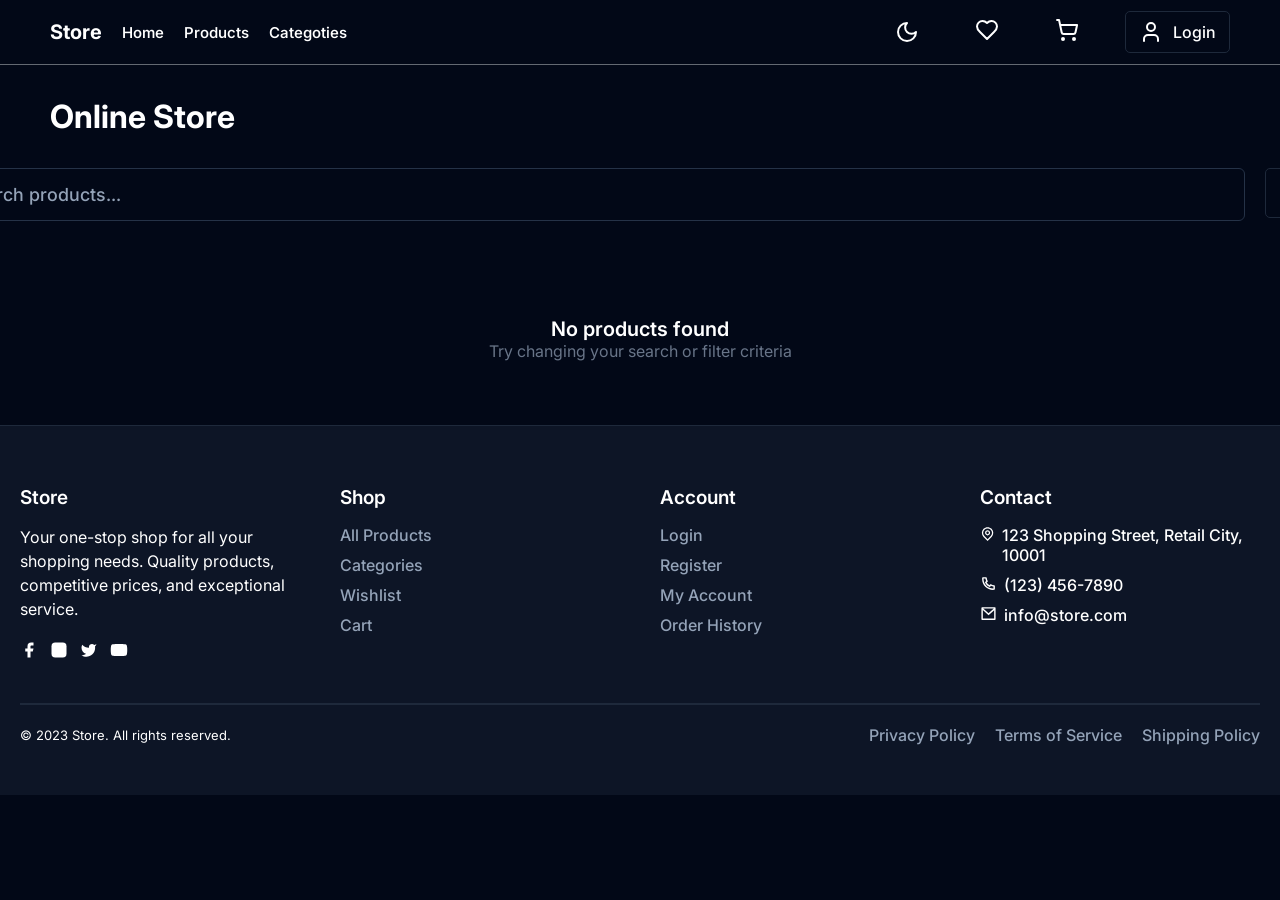
<file: index.html>
<!DOCTYPE html>
<html lang="en">

<head>
    <meta charset="UTF-8">
    <meta name="viewport" content="width=device-width, initial-scale=1.0">
    <link rel="stylesheet" href="../css/main.css">
    <title>Eccomerce Store home</title>
</head>

<body>
    <nav class="navbar">
        <div class="container">
            <ul>
                <h2><a href="#">Store</a></h2>
                <li><a href="#">Home</a></li>
                <li><a href="#">Products</a></li>
                <li><a href="./html/categotys.html">Categoties</a></li>
            </ul>
            <div class="logoes">
                <div class="light  background notice">
                    <svg xmlns="http://www.w3.org/2000/svg" width="24" height="24" viewBox="0 0 24 24" fill="none"
                        stroke="currentColor" stroke-width="2" stroke-linecap="round" stroke-linejoin="round"
                        class="same   lucide lucide-sun h-[1.2rem] w-[1.2rem]">
                        <circle cx="12" cy="12" r="4"></circle>
                        <path d="M12 2v2"></path>
                        <path d="M12 20v2"></path>
                        <path d="m4.93 4.93 1.41 1.41"></path>
                        <path d="m17.66 17.66 1.41 1.41"></path>
                        <path d="M2 12h2"></path>
                        <path d="M20 12h2"></path>
                        <path d="m6.34 17.66-1.41 1.41"></path>
                        <path d="m19.07 4.93-1.41 1.41"></path>
                    </svg>
                </div>
                <div class="menu  background">
                    <svg xmlns="http://www.w3.org/2000/svg" width="24" height="24" viewBox="0 0 24 24" fill="none"
                        stroke="currentColor" stroke-width="2" stroke-linecap="round" stroke-linejoin="round"
                        class="same  full_hidden lucide lucide-menu h-5 w-5">
                        <line x1="4" x2="20" y1="12" y2="12"></line>
                        <line x1="4" x2="20" y1="6" y2="6"></line>
                        <line x1="4" x2="20" y1="18" y2="18"></line>
                    </svg>
                </div>
                <div class="moon dark visible background notice">
                    <svg xmlns="http://www.w3.org/2000/svg" width="24" height="24" viewBox="0 0 24 24" fill="none"
                        stroke="currentColor" stroke-width="2" stroke-linecap="round" stroke-linejoin="round"
                        class="same visible dark lucide lucide-moon h-[1.2rem] w-[1.2rem]">
                        <path d="M12 3a6 6 0 0 0 9 9 9 9 0 1 1-9-9Z"></path>
                    </svg>
                </div>
                <a href="./html/favorites.html">
                    <div class="heart  background notice"> <svg xmlns="http://www.w3.org/2000/svg" width="24"
                            height="24" viewBox="0 0 24 24" fill="none" stroke="currentColor" stroke-width="2"
                            stroke-linecap="round" stroke-linejoin="round" class="same lucide lucide-heart h-5 w-5">
                            <path
                                d="M19 14c1.49-1.46 3-3.21 3-5.5A5.5 5.5 0 0 0 16.5 3c-1.76 0-3 .5-4.5 2-1.5-1.5-2.74-2-4.5-2A5.5 5.5 0 0 0 2 8.5c0 2.3 1.5 4.05 3 5.5l7 7Z">
                            </path>
                        </svg>
                    </div>
                </a>
                <a href="./html/bascket.html">

                    <div class="banch background notice">
                        <svg xmlns="http://www.w3.org/2000/svg" width="24" height="24" viewBox="0 0 24 24" fill="none"
                            stroke="currentColor" stroke-width="2" stroke-linecap="round" stroke-linejoin="round"
                            class="same lucide lucide-shopping-cart h-5 w-5">
                            <circle cx="8" cy="21" r="1"></circle>
                            <circle cx="19" cy="21" r="1"></circle>
                            <path d="M2.05 2.05h2l2.66 12.42a2 2 0 0 0 2 1.58h9.78a2 2 0 0 0 1.95-1.57l1.65-7.43H5.12">
                            </path>
                        </svg>
                    </div>
                </a>
                <a href="./html/login_page.html">
                    <div class="login background  notice">
                        <svg xmlns="http://www.w3.org/2000/svg" width="24" height="24" viewBox="0 0 24 24" fill="none"
                            stroke="currentColor" stroke-width="2" stroke-linecap="round" stroke-linejoin="round"
                            class="lucide lucide-user h-4 w-4 mr-2">
                            <path d="M19 21v-2a4 4 0 0 0-4-4H9a4 4 0 0 0-4 4v2"></path>
                            <circle cx="12" cy="7" r="4"></circle>
                        </svg>
                        <span>Login</span>
                    </div>
                </a>
            </div>
        </div>
    </nav>

    <div class="store container">
        <h1>Online Store</h1>
        <div class="search">
            <div class="search_input">
                <svg xmlns="http://www.w3.org/2000/svg" width="24" height="24" viewBox="0 0 24 24" fill="none"
                    stroke="currentColor" stroke-width="2" stroke-linecap="round" stroke-linejoin="round"
                    class="lucide lucide-search absolute left-2.5 top-2.5 h-4 w-4 text-muted-foreground">
                    <circle cx="11" cy="11" r="8"></circle>
                    <path d="m21 21-4.3-4.3"></path>
                </svg>
                <input type="search" placeholder="Search products...">
            </div>
            <div class="filter ">
                <button class="bee_black  lucide background"><svg xmlns="http://www.w3.org/2000/svg" width="24"
                        height="24" viewBox="0 0 24 24" fill="none" stroke="currentColor" stroke-width="2"
                        stroke-linecap="round" stroke-linejoin="round" class="lucide lucide-filter h-4 w-4 mr-2">
                        <polygon points="22 3 2 3 10 12.46 10 19 14 21 14 12.46 22 3"></polygon>
                    </svg>Filter
                </button>
            </div>
        </div>
    </div>

    <div class="container products">
        <div id="products-container" class="products-grid">

        </div>
    </div>

    <section id="no-products-section">
        <h2>No products found</h2>
        <p>Try changing your search or filter criteria</p>
    </section>

    <footer class="site-footer">
        <div class="footer-container">
            <div class="footer-col">
                <h3 class="navigations">Store</h3>
                <p class="grey">Your one-stop shop for all your shopping needs. Quality products, competitive prices,
                    and exceptional service.</p>
                <div class="footer-socials">
                    <a href="#"><svg width="18" height="18" fill="currentColor" viewBox="0 0 24 24">
                            <path d="M18 2h-3a5 5 0 0 0-5 5v3H7v4h3v8h4v-8h3l1-4h-4V7a1 1 0 0 1 1-1h3z"></path>
                        </svg></a>
                    <a href="#"><svg width="18" height="18" fill="currentColor" viewBox="0 0 24 24">
                            <rect width="20" height="20" x="2" y="2" rx="5" ry="5"></rect>
                            <path d="M16 11.37A4 4 0 1 1 12.63 8 4 4 0 0 1 16 11.37z"></path>
                            <line x1="17.5" x2="17.51" y1="6.5" y2="6.5"></line>
                        </svg></a>
                    <a href="#"><svg width="18" height="18" fill="currentColor" viewBox="0 0 24 24">
                            <path
                                d="M22 4s-.7 2.1-2 3.4c1.6 10-9.4 17.3-18 11.6 2.2.1 4.4-.6 6-2C3 15.5.5 9.6 3 5c2.2 2.6 5.6 4.1 9 4-.9-4.2 4-6.6 7-3.8 1.1 0 3-1.2 3-1.2z">
                            </path>
                        </svg></a>
                    <a href="#"><svg width="18" height="18" fill="currentColor" viewBox="0 0 24 24">
                            <path
                                d="M22.54 6.42a2.78 2.78 0 0 0-1.95-1.96C18.88 4 12 4 12 4s-6.88 0-8.59.46a2.78 2.78 0 0 0-1.95 1.96A29 29 0 0 0 1 12a29 29 0 0 0 .46 5.58 2.78 2.78 0 0 0 1.95 1.96C5.12 20 12 20 12 20s6.88 0 8.59-.46a2.78 2.78 0 0 0 1.95-1.96A29 29 0 0 0 23 12a29 29 0 0 0-.46-5.58z">
                            </path>
                            <polygon points="9.75 15.02 15.5 12 9.75 8.98 9.75 15.02"></polygon>
                        </svg></a>
                </div>
            </div>

            <!-- Колонка 2: Магазин / Навигация -->
            <div class="footer-col">
                <h3 class="navigations">Shop</h3>
                <ul class="footer_list">
                    <li><a href="#">All Products</a></li>
                    <li><a href="#">Categories</a></li>
                    <li><a href="#">Wishlist</a></li>
                    <li><a href="#">Cart</a></li>
                </ul>
            </div>

            <!-- Колонка 3: Аккаунт -->
            <div class="footer-col">
                <h3 class="navigations">Account</h3>
                <ul>
                    <li><a href="#">Login</a></li>
                    <li><a href="#">Register</a></li>
                    <li><a href="#">My Account</a></li>
                    <li><a href="#">Order History</a></li>
                </ul>
            </div>

            <!-- Колонка 4: Контакты -->
            <div class="footer-col">
                <h3 class="navigations">Contact</h3>
                <ul class="footer-contact-list">
                    <li><svg xmlns="http://www.w3.org/2000/svg" viewBox="0 0 24 24" fill="currentColor">
                            <path
                                d="M12 20.8995L16.9497 15.9497C19.6834 13.2161 19.6834 8.78392 16.9497 6.05025C14.2161 3.31658 9.78392 3.31658 7.05025 6.05025C4.31658 8.78392 4.31658 13.2161 7.05025 15.9497L12 20.8995ZM12 23.7279L5.63604 17.364C2.12132 13.8492 2.12132 8.15076 5.63604 4.63604C9.15076 1.12132 14.8492 1.12132 18.364 4.63604C21.8787 8.15076 21.8787 13.8492 18.364 17.364L12 23.7279ZM12 13C13.1046 13 14 12.1046 14 11C14 9.89543 13.1046 9 12 9C10.8954 9 10 9.89543 10 11C10 12.1046 10.8954 13 12 13ZM12 15C9.79086 15 8 13.2091 8 11C8 8.79086 9.79086 7 12 7C14.2091 7 16 8.79086 16 11C16 13.2091 14.2091 15 12 15Z">
                            </path>
                        </svg> 123 Shopping Street, Retail City, 10001</li>
                    <li><svg xmlns="http://www.w3.org/2000/svg" viewBox="0 0 24 24" fill="currentColor">
                            <path
                                d="M9.36556 10.6821C10.302 12.3288 11.6712 13.698 13.3179 14.6344L14.2024 13.3961C14.4965 12.9845 15.0516 12.8573 15.4956 13.0998C16.9024 13.8683 18.4571 14.3353 20.0789 14.4637C20.599 14.5049 21 14.9389 21 15.4606V19.9234C21 20.4361 20.6122 20.8657 20.1022 20.9181C19.5723 20.9726 19.0377 21 18.5 21C9.93959 21 3 14.0604 3 5.5C3 4.96227 3.02742 4.42771 3.08189 3.89776C3.1343 3.38775 3.56394 3 4.07665 3H8.53942C9.0611 3 9.49513 3.40104 9.5363 3.92109C9.66467 5.54288 10.1317 7.09764 10.9002 8.50444C11.1427 8.9484 11.0155 9.50354 10.6039 9.79757L9.36556 10.6821ZM6.84425 10.0252L8.7442 8.66809C8.20547 7.50514 7.83628 6.27183 7.64727 5H5.00907C5.00303 5.16632 5 5.333 5 5.5C5 12.9558 11.0442 19 18.5 19C18.667 19 18.8337 18.997 19 18.9909V16.3527C17.7282 16.1637 16.4949 15.7945 15.3319 15.2558L13.9748 17.1558C13.4258 16.9425 12.8956 16.6915 12.3874 16.4061L12.3293 16.373C10.3697 15.2587 8.74134 13.6303 7.627 11.6707L7.59394 11.6126C7.30849 11.1044 7.05754 10.5742 6.84425 10.0252Z">
                            </path>
                        </svg> (123) 456-7890</li>
                    <li><svg xmlns="http://www.w3.org/2000/svg" viewBox="0 0 24 24" fill="currentColor">
                            <path
                                d="M3 3H21C21.5523 3 22 3.44772 22 4V20C22 20.5523 21.5523 21 21 21H3C2.44772 21 2 20.5523 2 20V4C2 3.44772 2.44772 3 3 3ZM20 7.23792L12.0718 14.338L4 7.21594V19H20V7.23792ZM4.51146 5L12.0619 11.662L19.501 5H4.51146Z">
                            </path>
                        </svg> info@store.com</li>
                </ul>
            </div>
        </div>

        <!-- Нижняя полоса с копирайтом -->
        <div class="footer-bottom">
            <p>© 2023 Store. All rights reserved.</p>
            <div class="footer-bottom-links">
                <a href="#">Privacy Policy</a>
                <a href="#">Terms of Service</a>
                <a href="#">Shipping Policy</a>
            </div>
        </div>
    </footer>

    <script type="module" src="../js/script.js"></script>
</body>

</html>
</file>
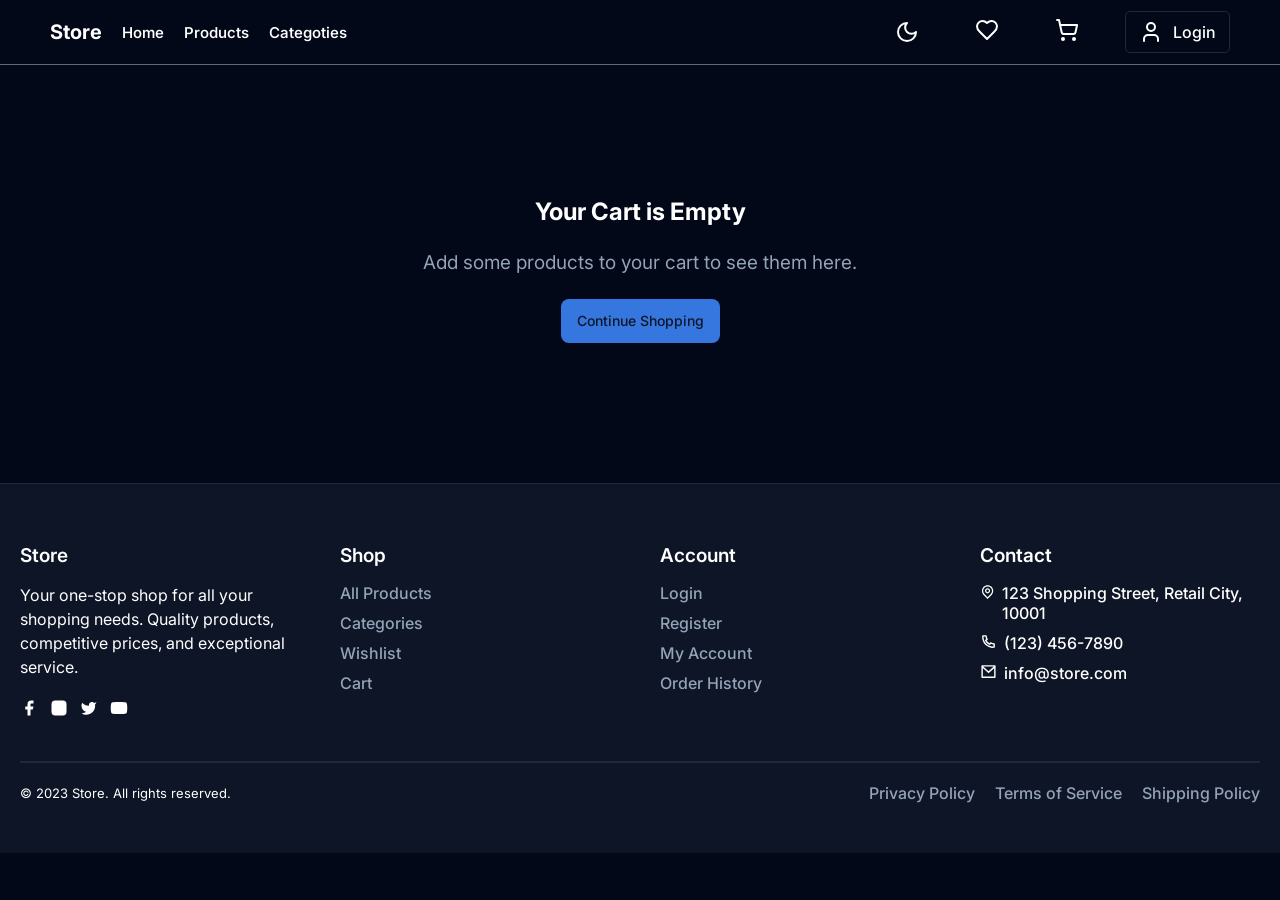
<file: html/bascket.html>
<!DOCTYPE html>
<html lang="en">
<head>
    <meta charset="UTF-8">
    <meta name="viewport" content="width=device-width, initial-scale=1.0">
    <link rel="stylesheet" href="../css/main.css">
    <title>Eccomerce Store bask</title>
</head>
<body>
    <nav class="navbar">
        <div class="container">
            <ul>
                <h2><a href="../index.html">Store</a></h2>
                <li><a href="../index.html">Home</a></li>
                <li><a href="../index.html">Products</a></li>
                <li><a href="../html/categotys.html">Categoties</a></li>
            </ul>
            <div class="logoes">
                <div class="light  background notice">
                    <svg xmlns="http://www.w3.org/2000/svg" width="24" height="24" viewBox="0 0 24 24" fill="none"
                        stroke="currentColor" stroke-width="2" stroke-linecap="round" stroke-linejoin="round"
                        class="same   lucide lucide-sun h-[1.2rem] w-[1.2rem]">
                        <circle cx="12" cy="12" r="4"></circle>
                        <path d="M12 2v2"></path>
                        <path d="M12 20v2"></path>
                        <path d="m4.93 4.93 1.41 1.41"></path>
                        <path d="m17.66 17.66 1.41 1.41"></path>
                        <path d="M2 12h2"></path>
                        <path d="M20 12h2"></path>
                        <path d="m6.34 17.66-1.41 1.41"></path>
                        <path d="m19.07 4.93-1.41 1.41"></path>
                    </svg>
                </div>
                <div class="menu  background">
                    <svg xmlns="http://www.w3.org/2000/svg" width="24" height="24" viewBox="0 0 24 24" fill="none"
                        stroke="currentColor" stroke-width="2" stroke-linecap="round" stroke-linejoin="round"
                        class="same  full_hidden lucide lucide-menu h-5 w-5">
                        <line x1="4" x2="20" y1="12" y2="12"></line>
                        <line x1="4" x2="20" y1="6" y2="6"></line>
                        <line x1="4" x2="20" y1="18" y2="18"></line>
                    </svg>
                </div>
                <div class="moon dark visible background notice">
                    <svg xmlns="http://www.w3.org/2000/svg" width="24" height="24" viewBox="0 0 24 24" fill="none"
                        stroke="currentColor" stroke-width="2" stroke-linecap="round" stroke-linejoin="round"
                        class="same visible dark lucide lucide-moon h-[1.2rem] w-[1.2rem]">
                        <path d="M12 3a6 6 0 0 0 9 9 9 9 0 1 1-9-9Z"></path>
                    </svg>
                </div>
                <a href="./favorites.html">
                    <div class="heart  background notice"> <svg xmlns="http://www.w3.org/2000/svg" width="24"
                            height="24" viewBox="0 0 24 24" fill="none" stroke="currentColor" stroke-width="2"
                            stroke-linecap="round" stroke-linejoin="round" class="same lucide lucide-heart h-5 w-5">
                            <path
                                d="M19 14c1.49-1.46 3-3.21 3-5.5A5.5 5.5 0 0 0 16.5 3c-1.76 0-3 .5-4.5 2-1.5-1.5-2.74-2-4.5-2A5.5 5.5 0 0 0 2 8.5c0 2.3 1.5 4.05 3 5.5l7 7Z">
                            </path>
                        </svg>
                    </div>
                </a>
                <a href="#">
                    <div class="banch background notice">
                        <svg xmlns="http://www.w3.org/2000/svg" width="24" height="24" viewBox="0 0 24 24" fill="none"
                            stroke="currentColor" stroke-width="2" stroke-linecap="round" stroke-linejoin="round"
                            class="same lucide lucide-shopping-cart h-5 w-5">
                            <circle cx="8" cy="21" r="1"></circle>
                            <circle cx="19" cy="21" r="1"></circle>
                            <path d="M2.05 2.05h2l2.66 12.42a2 2 0 0 0 2 1.58h9.78a2 2 0 0 0 1.95-1.57l1.65-7.43H5.12">
                            </path>
                        </svg>
                    </div>
                </a>
                <a href="./login_page.html">
                    <div class="login background  notice">
                        <svg xmlns="http://www.w3.org/2000/svg" width="24" height="24" viewBox="0 0 24 24" fill="none"
                            stroke="currentColor" stroke-width="2" stroke-linecap="round" stroke-linejoin="round"
                            class="lucide lucide-user h-4 w-4 mr-2">
                            <path d="M19 21v-2a4 4 0 0 0-4-4H9a4 4 0 0 0-4 4v2"></path>
                            <circle cx="12" cy="7" r="4"></circle>
                        </svg>
                        <span>Login</span>
                    </div>
                </a>
            </div>
        </div>
    </nav>

    <section id="cart"></section>

    <footer class="site-footer">
    <div class="footer-container">
        <div class="footer-col">
            <h3>Store</h3>
            <p>Your one-stop shop for all your shopping needs. Quality products, competitive prices, and exceptional service.</p>
            <div class="footer-socials">
                <a href="#"><svg width="18" height="18" fill="currentColor" viewBox="0 0 24 24"><path d="M18 2h-3a5 5 0 0 0-5 5v3H7v4h3v8h4v-8h3l1-4h-4V7a1 1 0 0 1 1-1h3z"></path></svg></a>
                <a href="#"><svg width="18" height="18" fill="currentColor" viewBox="0 0 24 24"><rect width="20" height="20" x="2" y="2" rx="5" ry="5"></rect><path d="M16 11.37A4 4 0 1 1 12.63 8 4 4 0 0 1 16 11.37z"></path><line x1="17.5" x2="17.51" y1="6.5" y2="6.5"></line></svg></a>
                <a href="#"><svg width="18" height="18" fill="currentColor" viewBox="0 0 24 24"><path d="M22 4s-.7 2.1-2 3.4c1.6 10-9.4 17.3-18 11.6 2.2.1 4.4-.6 6-2C3 15.5.5 9.6 3 5c2.2 2.6 5.6 4.1 9 4-.9-4.2 4-6.6 7-3.8 1.1 0 3-1.2 3-1.2z"></path></svg></a>
                <a href="#"><svg width="18" height="18" fill="currentColor" viewBox="0 0 24 24"><path d="M22.54 6.42a2.78 2.78 0 0 0-1.95-1.96C18.88 4 12 4 12 4s-6.88 0-8.59.46a2.78 2.78 0 0 0-1.95 1.96A29 29 0 0 0 1 12a29 29 0 0 0 .46 5.58 2.78 2.78 0 0 0 1.95 1.96C5.12 20 12 20 12 20s6.88 0 8.59-.46a2.78 2.78 0 0 0 1.95-1.96A29 29 0 0 0 23 12a29 29 0 0 0-.46-5.58z"></path><polygon points="9.75 15.02 15.5 12 9.75 8.98 9.75 15.02"></polygon></svg></a>
            </div>
        </div>

        <div class="footer-col">
            <h3>Shop</h3>
            <ul class="footer_list">
                <li><a href="../index.html">All Products</a></li>
                <li><a href="./categotys.html">Categories</a></li>
                <li><a href="./favorites.html">Wishlist</a></li>
                <li><a href="#">Cart</a></li>
            </ul>
        </div>

        <div class="footer-col">
            <h3>Account</h3>
            <ul>
                <li><a href="./login_page.html">Login</a></li>
                <li><a href="#">Register</a></li>
                <li><a href="#">My Account</a></li>
                <li><a href="#">Order History</a></li>
            </ul>
        </div>

        <div class="footer-col">
            <h3>Contact</h3>
            <ul class="footer-contact-list">
                <li><svg xmlns="http://www.w3.org/2000/svg" viewBox="0 0 24 24" fill="currentColor"><path d="M12 20.8995L16.9497 15.9497C19.6834 13.2161 19.6834 8.78392 16.9497 6.05025C14.2161 3.31658 9.78392 3.31658 7.05025 6.05025C4.31658 8.78392 4.31658 13.2161 7.05025 15.9497L12 20.8995ZM12 23.7279L5.63604 17.364C2.12132 13.8492 2.12132 8.15076 5.63604 4.63604C9.15076 1.12132 14.8492 1.12132 18.364 4.63604C21.8787 8.15076 21.8787 13.8492 18.364 17.364L12 23.7279ZM12 13C13.1046 13 14 12.1046 14 11C14 9.89543 13.1046 9 12 9C10.8954 9 10 9.89543 10 11C10 12.1046 10.8954 13 12 13ZM12 15C9.79086 15 8 13.2091 8 11C8 8.79086 9.79086 7 12 7C14.2091 7 16 8.79086 16 11C16 13.2091 14.2091 15 12 15Z"></path></svg> 123 Shopping Street, Retail City, 10001</li>
                <li><svg xmlns="http://www.w3.org/2000/svg" viewBox="0 0 24 24" fill="currentColor"><path d="M9.36556 10.6821C10.302 12.3288 11.6712 13.698 13.3179 14.6344L14.2024 13.3961C14.4965 12.9845 15.0516 12.8573 15.4956 13.0998C16.9024 13.8683 18.4571 14.3353 20.0789 14.4637C20.599 14.5049 21 14.9389 21 15.4606V19.9234C21 20.4361 20.6122 20.8657 20.1022 20.9181C19.5723 20.9726 19.0377 21 18.5 21C9.93959 21 3 14.0604 3 5.5C3 4.96227 3.02742 4.42771 3.08189 3.89776C3.1343 3.38775 3.56394 3 4.07665 3H8.53942C9.0611 3 9.49513 3.40104 9.5363 3.92109C9.66467 5.54288 10.1317 7.09764 10.9002 8.50444C11.1427 8.9484 11.0155 9.50354 10.6039 9.79757L9.36556 10.6821ZM6.84425 10.0252L8.7442 8.66809C8.20547 7.50514 7.83628 6.27183 7.64727 5H5.00907C5.00303 5.16632 5 5.333 5 5.5C5 12.9558 11.0442 19 18.5 19C18.667 19 18.8337 18.997 19 18.9909V16.3527C17.7282 16.1637 16.4949 15.7945 15.3319 15.2558L13.9748 17.1558C13.4258 16.9425 12.8956 16.6915 12.3874 16.4061L12.3293 16.373C10.3697 15.2587 8.74134 13.6303 7.627 11.6707L7.59394 11.6126C7.30849 11.1044 7.05754 10.5742 6.84425 10.0252Z"></path></svg> (123) 456-7890</li>
                <li><svg xmlns="http://www.w3.org/2000/svg" viewBox="0 0 24 24" fill="currentColor"><path d="M3 3H21C21.5523 3 22 3.44772 22 4V20C22 20.5523 21.5523 21 21 21H3C2.44772 21 2 20.5523 2 20V4C2 3.44772 2.44772 3 3 3ZM20 7.23792L12.0718 14.338L4 7.21594V19H20V7.23792ZM4.51146 5L12.0619 11.662L19.501 5H4.51146Z"></path></svg> info@store.com</li>
            </ul>
        </div>
    </div>

    <div class="footer-bottom">
        <p>© 2023 Store. All rights reserved.</p>
        <div class="footer-bottom-links">
            <a href="#">Privacy Policy</a>
            <a href="#">Terms of Service</a>
            <a href="#">Shipping Policy</a>
        </div>
    </div>
    </footer>

    <script type="module" src="../js/script.js"></script>
</body>

</html>
</file>
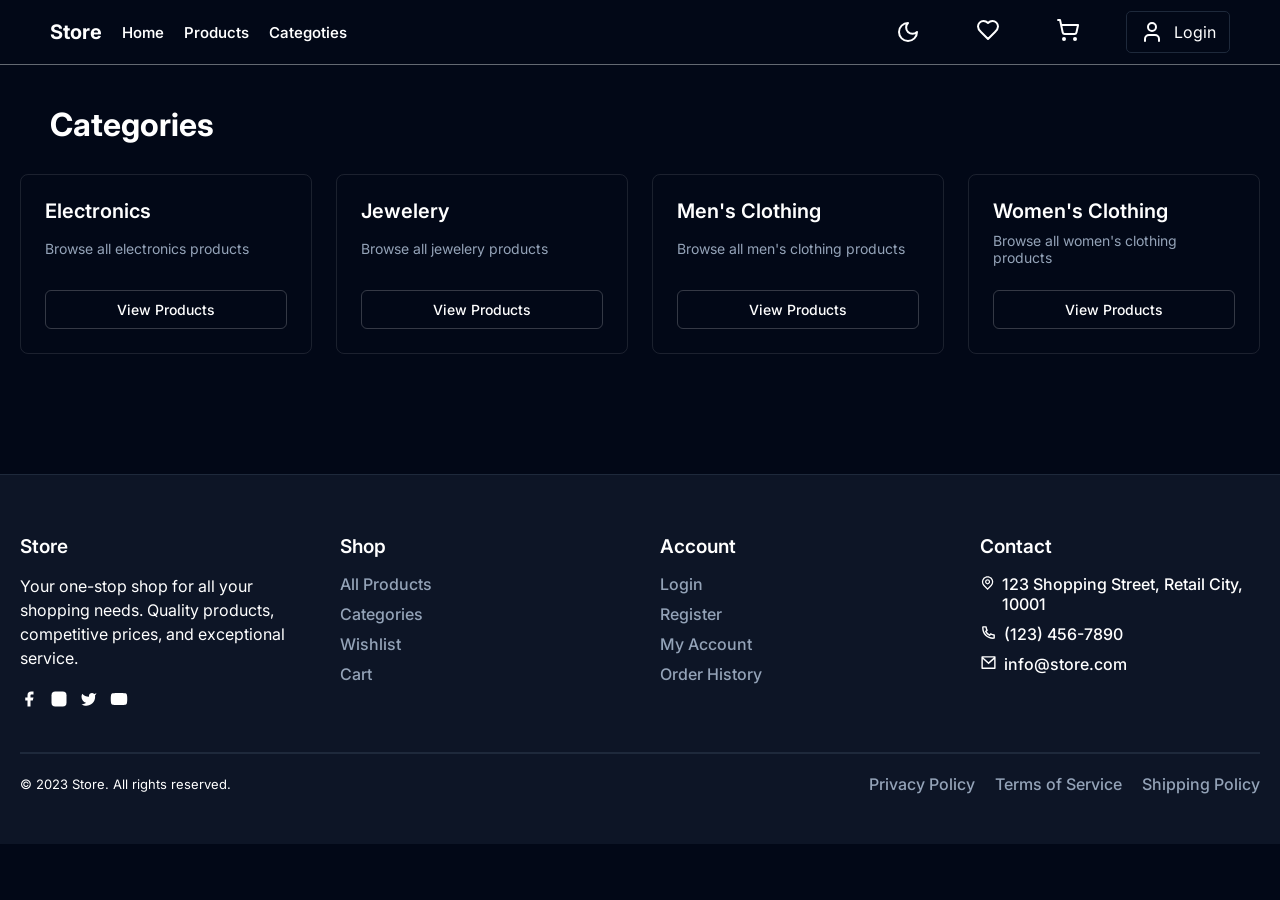
<file: html/categotys.html>
<!DOCTYPE html>
<html lang="en">

<head>
    <meta charset="UTF-8">
    <meta name="viewport" content="width=device-width, initial-scale=1.0">
    <link rel="stylesheet" href="../css/main.css">
    <title>Eccomerce Store categ</title>
</head>

<body>
    <nav class="navbar">
        <div class="container">
            <ul>
                <h2><a href="../index.html">Store</a></h2>
                <li><a href="../index.html">Home</a></li>
                <li><a href="../index.html">Products</a></li>
                <li><a href="./categotys.html">Categoties</a></li>
            </ul>
            <div class="logoes">
                <div class="light background notice">
                    <svg xmlns="http://www.w3.org/2000/svg" width="24" height="24" viewBox="0 0 24 24" fill="none"
                        stroke="currentColor" stroke-width="2" stroke-linecap="round" stroke-linejoin="round"
                        class="same lucide lucide-sun h-[1.2rem] w-[1.2rem]">
                        <circle cx="12" cy="12" r="4"></circle>
                        <path d="M12 2v2"></path>
                        <path d="M12 20v2"></path>
                        <path d="m4.93 4.93 1.41 1.41"></path>
                        <path d="m17.66 17.66 1.41 1.41"></path>
                        <path d="M2 12h2"></path>
                        <path d="M20 12h2"></path>
                        <path d="m6.34 17.66-1.41 1.41"></path>
                        <path d="m19.07 4.93-1.41 1.41"></path>
                    </svg>
                </div>
                <div class="menu background">
                    <svg xmlns="http://www.w3.org/2000/svg" width="24" height="24" viewBox="0 0 24 24" fill="none"
                        stroke="currentColor" stroke-width="2" stroke-linecap="round" stroke-linejoin="round"
                        class="same full_hidden lucide lucide-menu h-5 w-5">
                        <line x1="4" x2="20" y1="12" y2="12"></line>
                        <line x1="4" x2="20" y1="6" y2="6"></line>
                        <line x1="4" x2="20" y1="18" y2="18"></line>
                    </svg>
                </div>
                <div class="moon dark visible background notice">
                    <svg xmlns="http://www.w3.org/2000/svg" width="24" height="24" viewBox="0 0 24 24" fill="none"
                        stroke="currentColor" stroke-width="2" stroke-linecap="round" stroke-linejoin="round"
                        class="same visible dark lucide lucide-moon h-[1.2rem] w-[1.2rem]">
                        <path d="M12 3a6 6 0 0 0 9 9 9 9 0 1 1-9-9Z"></path>
                    </svg>
                </div>
                <a href="./favorites.html">
                    <div class="heart background notice"> 
                        <svg xmlns="http://www.w3.org/2000/svg" width="24" height="24" viewBox="0 0 24 24" fill="none" stroke="currentColor" stroke-width="2" stroke-linecap="round" stroke-linejoin="round" class="same lucide lucide-heart h-5 w-5">
                            <path d="M19 14c1.49-1.46 3-3.21 3-5.5A5.5 5.5 0 0 0 16.5 3c-1.76 0-3 .5-4.5 2-1.5-1.5-2.74-2-4.5-2A5.5 5.5 0 0 0 2 8.5c0 2.3 1.5 4.05 3 5.5l7 7Z"></path>
                        </svg>
                    </div>
                </a>
                <a href="./bascket.html">
                    <div class="banch background notice">
                        <svg xmlns="http://www.w3.org/2000/svg" width="24" height="24" viewBox="0 0 24 24" fill="none"
                            stroke="currentColor" stroke-width="2" stroke-linecap="round" stroke-linejoin="round"
                            class="same lucide lucide-shopping-cart h-5 w-5">
                            <circle cx="8" cy="21" r="1"></circle>
                            <circle cx="19" cy="21" r="1"></circle>
                            <path d="M2.05 2.05h2l2.66 12.42a2 2 0 0 0 2 1.58h9.78a2 2 0 0 0 1.95-1.57l1.65-7.43H5.12">
                            </path>
                        </svg>
                    </div>
                </a>
                <div class="login background notice">
                    <svg xmlns="http://www.w3.org/2000/svg" width="24" height="24" viewBox="0 0 24 24" fill="none"
                        stroke="currentColor" stroke-width="2" stroke-linecap="round" stroke-linejoin="round"
                        class="lucide lucide-user h-4 w-4 mr-2">
                        <path d="M19 21v-2a4 4 0 0 0-4-4H9a4 4 0 0 0-4 4v2"></path>
                        <circle cx="12" cy="7" r="4"></circle>
                    </svg>
                    <span>Login</span>
                </div>
            </div>
        </div>
    </nav>

   <div class="categories-page container">
        <h1>Categories</h1>
        <div class="categories-grid">
            <div class="category-card">
                <h2>Electronics</h2>
                <p>Browse all electronics products</p>
                <button>View Products</button>
            </div>
            <div class="category-card">
                <h2>Jewelery</h2>
                <p>Browse all jewelery products</p>
                <button>View Products</button>
            </div>
            <div class="category-card">
                <h2>Men's Clothing</h2>
                <p>Browse all men's clothing products</p>
                <button>View Products</button>
            </div>
            <div class="category-card">
                <h2>Women's Clothing</h2>
                <p>Browse all women's clothing products</p>
                <button>View Products</button>
            </div>
        </div>
    </div>

    <footer class="site-footer">
    <div class="footer-container">
        <!-- Колонка 1: О магазине -->
        <div class="footer-col">
            <h3>Store</h3>
            <p>Your one-stop shop for all your shopping needs. Quality products, competitive prices, and exceptional service.</p>
            <div class="footer-socials">
                <a href="#"><svg width="18" height="18" fill="currentColor" viewBox="0 0 24 24"><path d="M18 2h-3a5 5 0 0 0-5 5v3H7v4h3v8h4v-8h3l1-4h-4V7a1 1 0 0 1 1-1h3z"></path></svg></a>
                <a href="#"><svg width="18" height="18" fill="currentColor" viewBox="0 0 24 24"><rect width="20" height="20" x="2" y="2" rx="5" ry="5"></rect><path d="M16 11.37A4 4 0 1 1 12.63 8 4 4 0 0 1 16 11.37z"></path><line x1="17.5" x2="17.51" y1="6.5" y2="6.5"></line></svg></a>
                <a href="#"><svg width="18" height="18" fill="currentColor" viewBox="0 0 24 24"><path d="M22 4s-.7 2.1-2 3.4c1.6 10-9.4 17.3-18 11.6 2.2.1 4.4-.6 6-2C3 15.5.5 9.6 3 5c2.2 2.6 5.6 4.1 9 4-.9-4.2 4-6.6 7-3.8 1.1 0 3-1.2 3-1.2z"></path></svg></a>
                <a href="#"><svg width="18" height="18" fill="currentColor" viewBox="0 0 24 24"><path d="M22.54 6.42a2.78 2.78 0 0 0-1.95-1.96C18.88 4 12 4 12 4s-6.88 0-8.59.46a2.78 2.78 0 0 0-1.95 1.96A29 29 0 0 0 1 12a29 29 0 0 0 .46 5.58 2.78 2.78 0 0 0 1.95 1.96C5.12 20 12 20 12 20s6.88 0 8.59-.46a2.78 2.78 0 0 0 1.95-1.96A29 29 0 0 0 23 12a29 29 0 0 0-.46-5.58z"></path><polygon points="9.75 15.02 15.5 12 9.75 8.98 9.75 15.02"></polygon></svg></a>
            </div>
        </div>

        <!-- Колонка 2: Магазин / Навигация -->
        <div class="footer-col">
            <h3>Shop</h3>
            <ul class="footer_list">
                <li><a href="#">All Products</a></li>
                <li><a href="#">Categories</a></li>
                <li><a href="#">Wishlist</a></li>
                <li><a href="#">Cart</a></li>
            </ul>
        </div>

        <!-- Колонка 3: Аккаунт -->
        <div class="footer-col">
            <h3>Account</h3>
            <ul>
                <li><a href="#">Login</a></li>
                <li><a href="#">Register</a></li>
                <li><a href="#">My Account</a></li>
                <li><a href="#">Order History</a></li>
            </ul>
        </div>

        <!-- Колонка 4: Контакты -->
        <div class="footer-col">
            <h3>Contact</h3>
            <ul class="footer-contact-list">
                <li><svg xmlns="http://www.w3.org/2000/svg" viewBox="0 0 24 24" fill="currentColor"><path d="M12 20.8995L16.9497 15.9497C19.6834 13.2161 19.6834 8.78392 16.9497 6.05025C14.2161 3.31658 9.78392 3.31658 7.05025 6.05025C4.31658 8.78392 4.31658 13.2161 7.05025 15.9497L12 20.8995ZM12 23.7279L5.63604 17.364C2.12132 13.8492 2.12132 8.15076 5.63604 4.63604C9.15076 1.12132 14.8492 1.12132 18.364 4.63604C21.8787 8.15076 21.8787 13.8492 18.364 17.364L12 23.7279ZM12 13C13.1046 13 14 12.1046 14 11C14 9.89543 13.1046 9 12 9C10.8954 9 10 9.89543 10 11C10 12.1046 10.8954 13 12 13ZM12 15C9.79086 15 8 13.2091 8 11C8 8.79086 9.79086 7 12 7C14.2091 7 16 8.79086 16 11C16 13.2091 14.2091 15 12 15Z"></path></svg> 123 Shopping Street, Retail City, 10001</li>
                <li><svg xmlns="http://www.w3.org/2000/svg" viewBox="0 0 24 24" fill="currentColor"><path d="M9.36556 10.6821C10.302 12.3288 11.6712 13.698 13.3179 14.6344L14.2024 13.3961C14.4965 12.9845 15.0516 12.8573 15.4956 13.0998C16.9024 13.8683 18.4571 14.3353 20.0789 14.4637C20.599 14.5049 21 14.9389 21 15.4606V19.9234C21 20.4361 20.6122 20.8657 20.1022 20.9181C19.5723 20.9726 19.0377 21 18.5 21C9.93959 21 3 14.0604 3 5.5C3 4.96227 3.02742 4.42771 3.08189 3.89776C3.1343 3.38775 3.56394 3 4.07665 3H8.53942C9.0611 3 9.49513 3.40104 9.5363 3.92109C9.66467 5.54288 10.1317 7.09764 10.9002 8.50444C11.1427 8.9484 11.0155 9.50354 10.6039 9.79757L9.36556 10.6821ZM6.84425 10.0252L8.7442 8.66809C8.20547 7.50514 7.83628 6.27183 7.64727 5H5.00907C5.00303 5.16632 5 5.333 5 5.5C5 12.9558 11.0442 19 18.5 19C18.667 19 18.8337 18.997 19 18.9909V16.3527C17.7282 16.1637 16.4949 15.7945 15.3319 15.2558L13.9748 17.1558C13.4258 16.9425 12.8956 16.6915 12.3874 16.4061L12.3293 16.373C10.3697 15.2587 8.74134 13.6303 7.627 11.6707L7.59394 11.6126C7.30849 11.1044 7.05754 10.5742 6.84425 10.0252Z"></path></svg> (123) 456-7890</li>
                <li><svg xmlns="http://www.w3.org/2000/svg" viewBox="0 0 24 24" fill="currentColor"><path d="M3 3H21C21.5523 3 22 3.44772 22 4V20C22 20.5523 21.5523 21 21 21H3C2.44772 21 2 20.5523 2 20V4C2 3.44772 2.44772 3 3 3ZM20 7.23792L12.0718 14.338L4 7.21594V19H20V7.23792ZM4.51146 5L12.0619 11.662L19.501 5H4.51146Z"></path></svg> info@store.com</li>
            </ul>
        </div>
    </div>

    <!-- Нижняя полоса с копирайтом -->
    <div class="footer-bottom">
        <p>© 2023 Store. All rights reserved.</p>
        <div class="footer-bottom-links">
            <a href="#">Privacy Policy</a>
            <a href="#">Terms of Service</a>
            <a href="#">Shipping Policy</a>
        </div>
    </div>
    </footer>

    <script type="module" src="../js/script.js"></script>
</body>

</html>
</file>
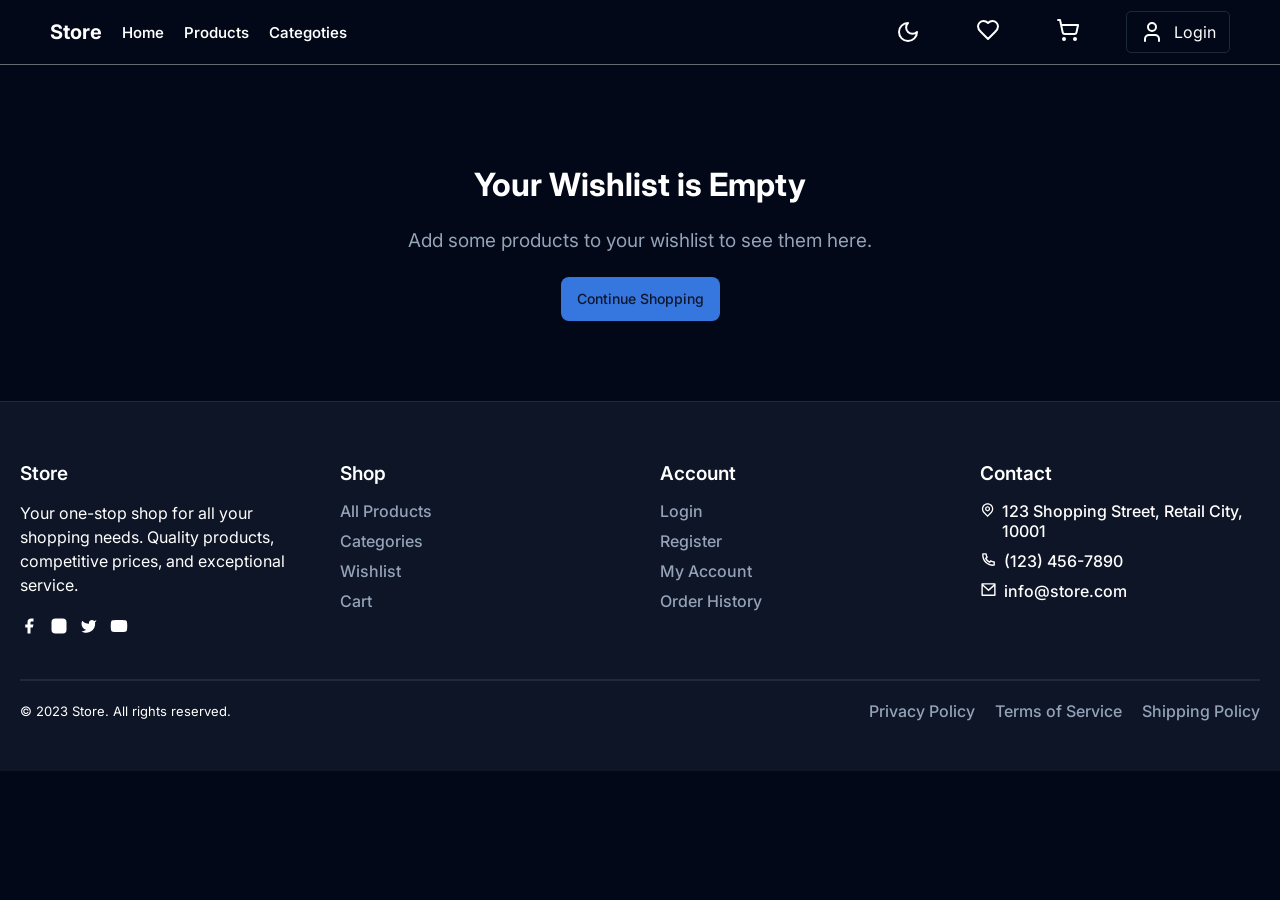
<file: html/favorites.html>
<!DOCTYPE html>
<html lang="en">

<head>
    <meta charset="UTF-8">
    <meta name="viewport" content="width=device-width, initial-scale=1.0">
    <link rel="stylesheet" href="../css/main.css">
    <title>Eccomerce Store fav</title>
</head>

<body>
    <nav class="navbar">
        <div class="container">
            <ul>
                <h2><a href="../index.html">Store</a></h2>
                <li><a href="../index.html">Home</a></li>
                <li><a href="../index.html">Products</a></li>
                <li><a href="./categotys.html">Categoties</a></li>
            </ul>
            <div class="logoes">
                <div class="light background notice">
                    <svg xmlns="http://www.w3.org/2000/svg" width="24" height="24" viewBox="0 0 24 24" fill="none"
                        stroke="currentColor" stroke-width="2" stroke-linecap="round" stroke-linejoin="round"
                        class="same lucide lucide-sun h-[1.2rem] w-[1.2rem]">
                        <circle cx="12" cy="12" r="4"></circle>
                        <path d="M12 2v2"></path>
                        <path d="M12 20v2"></path>
                        <path d="m4.93 4.93 1.41 1.41"></path>
                        <path d="m17.66 17.66 1.41 1.41"></path>
                        <path d="M2 12h2"></path>
                        <path d="M20 12h2"></path>
                        <path d="m6.34 17.66-1.41 1.41"></path>
                        <path d="m19.07 4.93-1.41 1.41"></path>
                    </svg>
                </div>
                <div class="menu background">
                    <svg xmlns="http://www.w3.org/2000/svg" width="24" height="24" viewBox="0 0 24 24" fill="none"
                        stroke="currentColor" stroke-width="2" stroke-linecap="round" stroke-linejoin="round"
                        class="same full_hidden lucide lucide-menu h-5 w-5">
                        <line x1="4" x2="20" y1="12" y2="12"></line>
                        <line x1="4" x2="20" y1="6" y2="6"></line>
                        <line x1="4" x2="20" y1="18" y2="18"></line>
                    </svg>
                </div>
                <div class="moon dark visible background notice">
                    <svg xmlns="http://www.w3.org/2000/svg" width="24" height="24" viewBox="0 0 24 24" fill="none"
                        stroke="currentColor" stroke-width="2" stroke-linecap="round" stroke-linejoin="round"
                        class="same visible dark lucide lucide-moon h-[1.2rem] w-[1.2rem]">
                        <path d="M12 3a6 6 0 0 0 9 9 9 9 0 1 1-9-9Z"></path>
                    </svg>
                </div>
                <a href="./favorites.html">
                    <div class="heart background notice"> 
                        <svg xmlns="http://www.w3.org/2000/svg" width="24" height="24" viewBox="0 0 24 24" fill="none" stroke="currentColor" stroke-width="2" stroke-linecap="round" stroke-linejoin="round" class="same lucide lucide-heart h-5 w-5">
                            <path d="M19 14c1.49-1.46 3-3.21 3-5.5A5.5 5.5 0 0 0 16.5 3c-1.76 0-3 .5-4.5 2-1.5-1.5-2.74-2-4.5-2A5.5 5.5 0 0 0 2 8.5c0 2.3 1.5 4.05 3 5.5l7 7Z"></path>
                        </svg>
                    </div>
                </a>
                <a href="./bascket.html">
                    <div class="banch background notice">
                        <svg xmlns="http://www.w3.org/2000/svg" width="24" height="24" viewBox="0 0 24 24" fill="none"
                            stroke="currentColor" stroke-width="2" stroke-linecap="round" stroke-linejoin="round"
                            class="same lucide lucide-shopping-cart h-5 w-5">
                            <circle cx="8" cy="21" r="1"></circle>
                            <circle cx="19" cy="21" r="1"></circle>
                            <path d="M2.05 2.05h2l2.66 12.42a2 2 0 0 0 2 1.58h9.78a2 2 0 0 0 1.95-1.57l1.65-7.43H5.12">
                            </path>
                        </svg>
                    </div>
                </a>
                <div class="login background notice">
                    <svg xmlns="http://www.w3.org/2000/svg" width="24" height="24" viewBox="0 0 24 24" fill="none"
                        stroke="currentColor" stroke-width="2" stroke-linecap="round" stroke-linejoin="round"
                        class="lucide lucide-user h-4 w-4 mr-2">
                        <path d="M19 21v-2a4 4 0 0 0-4-4H9a4 4 0 0 0-4 4v2"></path>
                        <circle cx="12" cy="7" r="4"></circle>
                    </svg>
                    <span>Login</span>
                </div>
            </div>
        </div>
    </nav>

    <div class="fish_list container">
        <h1>Your Wishlist is Empty</h1>
        <p>Add some products to your wishlist to see them here.</p>
        <a href="../index.html"><button class="continue">Continue Shopping</button></a>
    </div>

    <section id="wishlist" class="container" style="display: none;">
        <div class="wishlist-header">
            <h1 id="wishlist-title"></h1>
            <button id="clear-wishlist">Clear Wishlist</button>
        </div>
        <div id="wishlist-grid" class="products-grid"></div>
    </section>

    <footer class="site-footer">
        <div class="footer-container">
            <!-- Колонка 1: О магазине -->
            <div class="footer-col">
                <h3>Store</h3>
                <p>Your one-stop shop for all your shopping needs. Quality products, competitive prices, and exceptional
                    service.</p>
                <div class="footer-socials">
                    <a href="#"><svg width="18" height="18" fill="currentColor" viewBox="0 0 24 24">
                            <path d="M18 2h-3a5 5 0 0 0-5 5v3H7v4h3v8h4v-8h3l1-4h-4V7a1 1 0 0 1 1-1h3z"></path>
                        </svg></a>
                    <a href="#"><svg width="18" height="18" fill="currentColor" viewBox="0 0 24 24">
                            <rect width="20" height="20" x="2" y="2" rx="5" ry="5"></rect>
                            <path d="M16 11.37A4 4 0 1 1 12.63 8 4 4 0 0 1 16 11.37z"></path>
                            <line x1="17.5" x2="17.51" y1="6.5" y2="6.5"></line>
                        </svg></a>
                    <a href="#"><svg width="18" height="18" fill="currentColor" viewBox="0 0 24 24">
                            <path
                                d="M22 4s-.7 2.1-2 3.4c1.6 10-9.4 17.3-18 11.6 2.2.1 4.4-.6 6-2C3 15.5.5 9.6 3 5c2.2 2.6 5.6 4.1 9 4-.9-4.2 4-6.6 7-3.8 1.1 0 3-1.2 3-1.2z">
                            </path>
                        </svg></a>
                    <a href="#"><svg width="18" height="18" fill="currentColor" viewBox="0 0 24 24">
                            <path
                                d="M22.54 6.42a2.78 2.78 0 0 0-1.95-1.96C18.88 4 12 4 12 4s-6.88 0-8.59.46a2.78 2.78 0 0 0-1.95 1.96A29 29 0 0 0 1 12a29 29 0 0 0 .46 5.58 2.78 2.78 0 0 0 1.95 1.96C5.12 20 12 20 12 20s6.88 0 8.59-.46a2.78 2.78 0 0 0 1.95-1.96A29 29 0 0 0 23 12a29 29 0 0 0-.46-5.58z">
                            </path>
                            <polygon points="9.75 15.02 15.5 12 9.75 8.98 9.75 15.02"></polygon>
                        </svg></a>
                </div>
            </div>

            <!-- Колонка 2: Магазин / Навигация -->
            <div class="footer-col">
                <h3>Shop</h3>
                <ul class="footer_list">
                    <li><a href="#">All Products</a></li>
                    <li><a href="#">Categories</a></li>
                    <li><a href="#">Wishlist</a></li>
                    <li><a href="#">Cart</a></li>
                </ul>
            </div>

            <!-- Колонка 3: Аккаунт -->
            <div class="footer-col">
                <h3>Account</h3>
                <ul>
                    <li><a href="#">Login</a></li>
                    <li><a href="#">Register</a></li>
                    <li><a href="#">My Account</a></li>
                    <li><a href="#">Order History</a></li>
                </ul>
            </div>

            <!-- Колонка 4: Контакты -->
            <div class="footer-col">
                <h3>Contact</h3>
                <ul class="footer-contact-list">
                    <li><svg xmlns="http://www.w3.org/2000/svg" viewBox="0 0 24 24" fill="currentColor">
                            <path
                                d="M12 20.8995L16.9497 15.9497C19.6834 13.2161 19.6834 8.78392 16.9497 6.05025C14.2161 3.31658 9.78392 3.31658 7.05025 6.05025C4.31658 8.78392 4.31658 13.2161 7.05025 15.9497L12 20.8995ZM12 23.7279L5.63604 17.364C2.12132 13.8492 2.12132 8.15076 5.63604 4.63604C9.15076 1.12132 14.8492 1.12132 18.364 4.63604C21.8787 8.15076 21.8787 13.8492 18.364 17.364L12 23.7279ZM12 13C13.1046 13 14 12.1046 14 11C14 9.89543 13.1046 9 12 9C10.8954 9 10 9.89543 10 11C10 12.1046 10.8954 13 12 13ZM12 15C9.79086 15 8 13.2091 8 11C8 8.79086 9.79086 7 12 7C14.2091 7 16 8.79086 16 11C16 13.2091 14.2091 15 12 15Z">
                            </path>
                        </svg> 123 Shopping Street, Retail City, 10001</li>
                    <li><svg xmlns="http://www.w3.org/2000/svg" viewBox="0 0 24 24" fill="currentColor">
                            <path
                                d="M9.36556 10.6821C10.302 12.3288 11.6712 13.698 13.3179 14.6344L14.2024 13.3961C14.4965 12.9845 15.0516 12.8573 15.4956 13.0998C16.9024 13.8683 18.4571 14.3353 20.0789 14.4637C20.599 14.5049 21 14.9389 21 15.4606V19.9234C21 20.4361 20.6122 20.8657 20.1022 20.9181C19.5723 20.9726 19.0377 21 18.5 21C9.93959 21 3 14.0604 3 5.5C3 4.96227 3.02742 4.42771 3.08189 3.89776C3.1343 3.38775 3.56394 3 4.07665 3H8.53942C9.0611 3 9.49513 3.40104 9.5363 3.92109C9.66467 5.54288 10.1317 7.09764 10.9002 8.50444C11.1427 8.9484 11.0155 9.50354 10.6039 9.79757L9.36556 10.6821ZM6.84425 10.0252L8.7442 8.66809C8.20547 7.50514 7.83628 6.27183 7.64727 5H5.00907C5.00303 5.16632 5 5.333 5 5.5C5 12.9558 11.0442 19 18.5 19C18.667 19 18.8337 18.997 19 18.9909V16.3527C17.7282 16.1637 16.4949 15.7945 15.3319 15.2558L13.9748 17.1558C13.4258 16.9425 12.8956 16.6915 12.3874 16.4061L12.3293 16.373C10.3697 15.2587 8.74134 13.6303 7.627 11.6707L7.59394 11.6126C7.30849 11.1044 7.05754 10.5742 6.84425 10.0252Z">
                            </path>
                        </svg> (123) 456-7890</li>
                    <li><svg xmlns="http://www.w3.org/2000/svg" viewBox="0 0 24 24" fill="currentColor">
                            <path
                                d="M3 3H21C21.5523 3 22 3.44772 22 4V20C22 20.5523 21.5523 21 21 21H3C2.44772 21 2 20.5523 2 20V4C2 3.44772 2.44772 3 3 3ZM20 7.23792L12.0718 14.338L4 7.21594V19H20V7.23792ZM4.51146 5L12.0619 11.662L19.501 5H4.51146Z">
                            </path>
                        </svg> info@store.com</li>
                </ul>
            </div>
        </div>

        <!-- Нижняя полоса с копирайтом -->
        <div class="footer-bottom">
            <p>© 2023 Store. All rights reserved.</p>
            <div class="footer-bottom-links">
                <a href="#">Privacy Policy</a>
                <a href="#">Terms of Service</a>
                <a href="#">Shipping Policy</a>
            </div>
        </div>
    </footer>

    <script type="module" src="../js/script.js"></script>
</body>

</html>
</file>
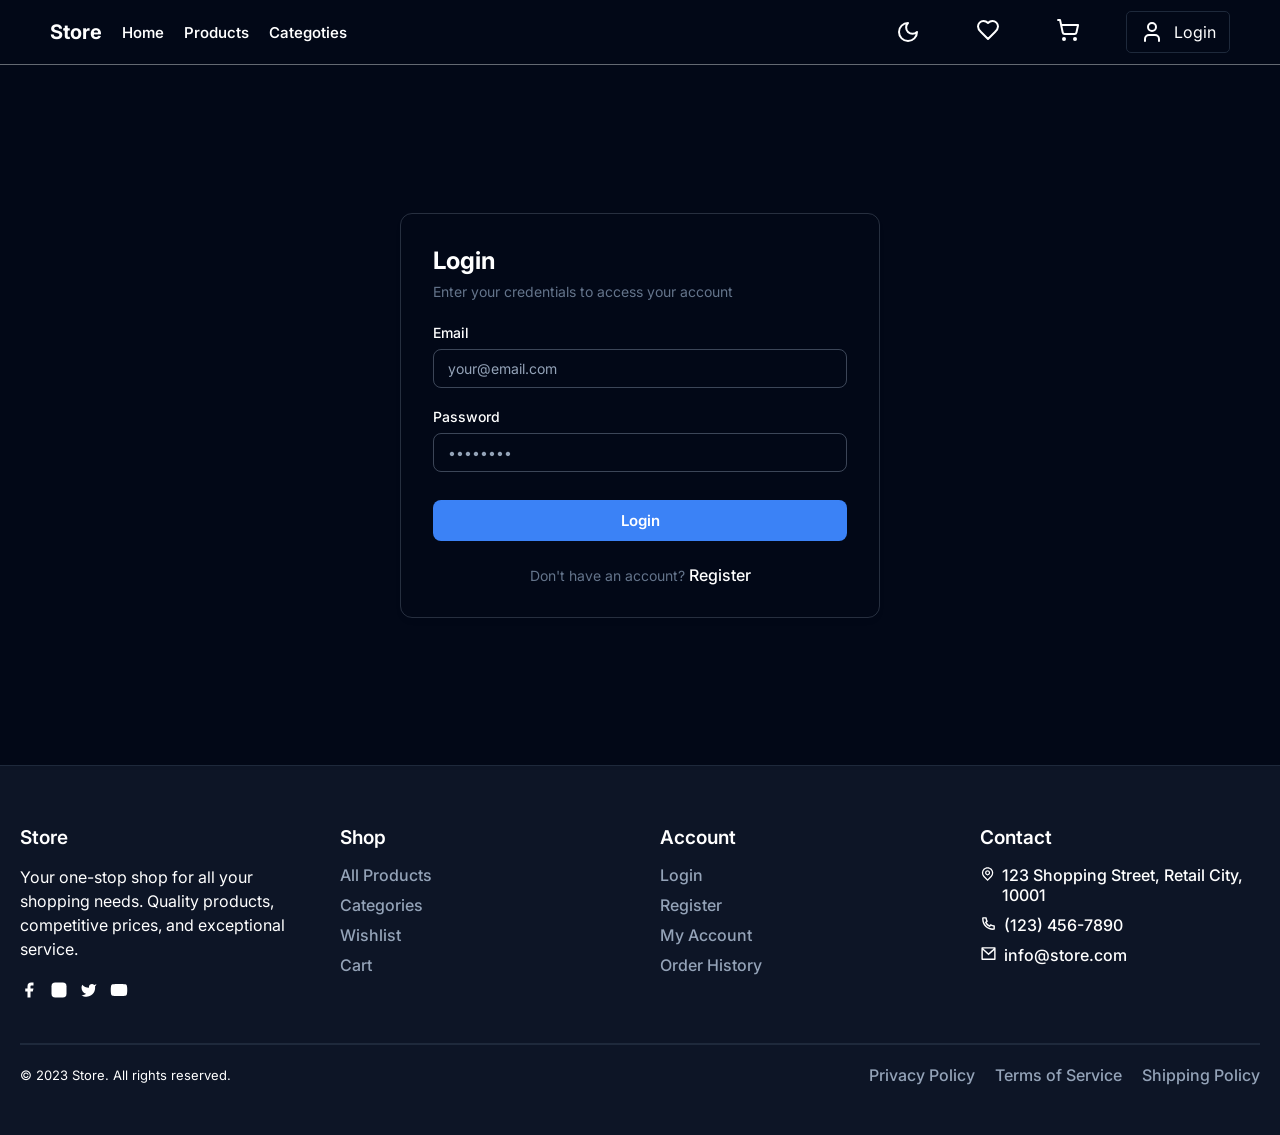
<file: html/login_page.html>
<!DOCTYPE html>
<html lang="en">

<head>
    <meta charset="UTF-8">
    <meta name="viewport" content="width=device-width, initial-scale=1.0">
    <link rel="stylesheet" href="../css/main.css">
    <title>Eccomerce Store login</title>
</head>

<body>
    <nav class="navbar">
        <div class="container">
            <ul>
                <h2><a href="../index.html">Store</a></h2>
                <li><a href="../index.html">Home</a></li>
                <li><a href="../index.html">Products</a></li>
                <li><a href="./categotys.html">Categoties</a></li>
            </ul>
            <div class="logoes">
                <div class="light background notice">
                    <svg xmlns="http://www.w3.org/2000/svg" width="24" height="24" viewBox="0 0 24 24" fill="none"
                        stroke="currentColor" stroke-width="2" stroke-linecap="round" stroke-linejoin="round"
                        class="same lucide lucide-sun h-[1.2rem] w-[1.2rem]">
                        <circle cx="12" cy="12" r="4"></circle>
                        <path d="M12 2v2"></path>
                        <path d="M12 20v2"></path>
                        <path d="m4.93 4.93 1.41 1.41"></path>
                        <path d="m17.66 17.66 1.41 1.41"></path>
                        <path d="M2 12h2"></path>
                        <path d="M20 12h2"></path>
                        <path d="m6.34 17.66-1.41 1.41"></path>
                        <path d="m19.07 4.93-1.41 1.41"></path>
                    </svg>
                </div>
                <div class="menu background">
                    <svg xmlns="http://www.w3.org/2000/svg" width="24" height="24" viewBox="0 0 24 24" fill="none"
                        stroke="currentColor" stroke-width="2" stroke-linecap="round" stroke-linejoin="round"
                        class="same full_hidden lucide lucide-menu h-5 w-5">
                        <line x1="4" x2="20" y1="12" y2="12"></line>
                        <line x1="4" x2="20" y1="6" y2="6"></line>
                        <line x1="4" x2="20" y1="18" y2="18"></line>
                    </svg>
                </div>
                <div class="moon dark visible background notice">
                    <svg xmlns="http://www.w3.org/2000/svg" width="24" height="24" viewBox="0 0 24 24" fill="none"
                        stroke="currentColor" stroke-width="2" stroke-linecap="round" stroke-linejoin="round"
                        class="same visible dark lucide lucide-moon h-[1.2rem] w-[1.2rem]">
                        <path d="M12 3a6 6 0 0 0 9 9 9 9 0 1 1-9-9Z"></path>
                    </svg>
                </div>
                <a href="./favorites.html">
                    <div class="heart background notice"> 
                        <svg xmlns="http://www.w3.org/2000/svg" width="24" height="24" viewBox="0 0 24 24" fill="none" stroke="currentColor" stroke-width="2" stroke-linecap="round" stroke-linejoin="round" class="same lucide lucide-heart h-5 w-5">
                            <path d="M19 14c1.49-1.46 3-3.21 3-5.5A5.5 5.5 0 0 0 16.5 3c-1.76 0-3 .5-4.5 2-1.5-1.5-2.74-2-4.5-2A5.5 5.5 0 0 0 2 8.5c0 2.3 1.5 4.05 3 5.5l7 7Z"></path>
                        </svg>
                    </div>
                </a>
                <a href="./bascket.html">
                    <div class="banch background notice">
                        <svg xmlns="http://www.w3.org/2000/svg" width="24" height="24" viewBox="0 0 24 24" fill="none"
                            stroke="currentColor" stroke-width="2" stroke-linecap="round" stroke-linejoin="round"
                            class="same lucide lucide-shopping-cart h-5 w-5">
                            <circle cx="8" cy="21" r="1"></circle>
                            <circle cx="19" cy="21" r="1"></circle>
                            <path d="M2.05 2.05h2l2.66 12.42a2 2 0 0 0 2 1.58h9.78a2 2 0 0 0 1.95-1.57l1.65-7.43H5.12">
                            </path>
                        </svg>
                    </div>
                </a>
                <div class="login background notice">
                    <svg xmlns="http://www.w3.org/2000/svg" width="24" height="24" viewBox="0 0 24 24" fill="none"
                        stroke="currentColor" stroke-width="2" stroke-linecap="round" stroke-linejoin="round"
                        class="lucide lucide-user h-4 w-4 mr-2">
                        <path d="M19 21v-2a4 4 0 0 0-4-4H9a4 4 0 0 0-4 4v2"></path>
                        <circle cx="12" cy="7" r="4"></circle>
                    </svg>
                    <span>Login</span>
                </div>
            </div>
        </div>
    </nav>

    <main class="login-page-container">
        <div class="login-card">
            <div class="login-header">
                <h2>Login</h2>
                <p>Enter your credentials to access your account</p>
            </div>
            <form class="login-form">
                <div class="form-group">
                    <label for="email">Email</label>
                    <input type="email" id="email" placeholder="your@email.com" required>
                </div>
                <div class="form-group">
                    <label for="password">Password</label>
                    <input type="password" id="password" placeholder="••••••••" required>
                </div>
                <button type="submit" class="btn-submit">Login</button>
            </form>
            <div class="login-footer">
                <p>Don't have an account? <a href="#">Register</a></p>
            </div>
        </div>
    </main>

    <footer class="site-footer">
        <div class="footer-container">
            <div class="footer-col">
                <h3 class="navigations">Store</h3>
                <p class="grey">Your one-stop shop for all your shopping needs. Quality products, competitive prices,
                    and exceptional service.</p>
                <div class="footer-socials">
                    <a href="#"><svg width="18" height="18" fill="currentColor" viewBox="0 0 24 24">
                            <path d="M18 2h-3a5 5 0 0 0-5 5v3H7v4h3v8h4v-8h3l1-4h-4V7a1 1 0 0 1 1-1h3z"></path>
                        </svg></a>
                    <a href="#"><svg width="18" height="18" fill="currentColor" viewBox="0 0 24 24">
                            <rect width="20" height="20" x="2" y="2" rx="5" ry="5"></rect>
                            <path d="M16 11.37A4 4 0 1 1 12.63 8 4 4 0 0 1 16 11.37z"></path>
                            <line x1="17.5" x2="17.51" y1="6.5" y2="6.5"></line>
                        </svg></a>
                    <a href="#"><svg width="18" height="18" fill="currentColor" viewBox="0 0 24 24">
                            <path
                                d="M22 4s-.7 2.1-2 3.4c1.6 10-9.4 17.3-18 11.6 2.2.1 4.4-.6 6-2C3 15.5.5 9.6 3 5c2.2 2.6 5.6 4.1 9 4-.9-4.2 4-6.6 7-3.8 1.1 0 3-1.2 3-1.2z">
                            </path>
                        </svg></a>
                    <a href="#"><svg width="18" height="18" fill="currentColor" viewBox="0 0 24 24">
                            <path
                                d="M22.54 6.42a2.78 2.78 0 0 0-1.95-1.96C18.88 4 12 4 12 4s-6.88 0-8.59.46a2.78 2.78 0 0 0-1.95 1.96A29 29 0 0 0 1 12a29 29 0 0 0 .46 5.58 2.78 2.78 0 0 0 1.95 1.96C5.12 20 12 20 12 20s6.88 0 8.59-.46a2.78 2.78 0 0 0 1.95-1.96A29 29 0 0 0 23 12a29 29 0 0 0-.46-5.58z">
                            </path>
                            <polygon points="9.75 15.02 15.5 12 9.75 8.98 9.75 15.02"></polygon>
                        </svg></a>
                </div>
            </div>

            <div class="footer-col">
                <h3 class="navigations">Shop</h3>
                <ul class="footer_list">
                    <li><a href="#">All Products</a></li>
                    <li><a href="#">Categories</a></li>
                    <li><a href="#">Wishlist</a></li>
                    <li><a href="#">Cart</a></li>
                </ul>
            </div>

            <div class="footer-col">
                <h3 class="navigations">Account</h3>
                <ul>
                    <li><a href="#">Login</a></li>
                    <li><a href="#">Register</a></li>
                    <li><a href="#">My Account</a></li>
                    <li><a href="#">Order History</a></li>
                </ul>
            </div>

            <div class="footer-col">
                <h3 class="navigations">Contact</h3>
                <ul class="footer-contact-list">
                    <li><svg xmlns="http://www.w3.org/2000/svg" viewBox="0 0 24 24" fill="currentColor">
                            <path
                                d="M12 20.8995L16.9497 15.9497C19.6834 13.2161 19.6834 8.78392 16.9497 6.05025C14.2161 3.31658 9.78392 3.31658 7.05025 6.05025C4.31658 8.78392 4.31658 13.2161 7.05025 15.9497L12 20.8995ZM12 23.7279L5.63604 17.364C2.12132 13.8492 2.12132 8.15076 5.63604 4.63604C9.15076 1.12132 14.8492 1.12132 18.364 4.63604C21.8787 8.15076 21.8787 13.8492 18.364 17.364L12 23.7279ZM12 13C13.1046 13 14 12.1046 14 11C14 9.89543 13.1046 9 12 9C10.8954 9 10 9.89543 10 11C10 12.1046 10.8954 13 12 13ZM12 15C9.79086 15 8 13.2091 8 11C8 8.79086 9.79086 7 12 7C14.2091 7 16 8.79086 16 11C16 13.2091 14.2091 15 12 15Z">
                            </path>
                        </svg> 123 Shopping Street, Retail City, 10001</li>
                    <li><svg xmlns="http://www.w3.org/2000/svg" viewBox="0 0 24 24" fill="currentColor">
                            <path
                                d="M9.36556 10.6821C10.302 12.3288 11.6712 13.698 13.3179 14.6344L14.2024 13.3961C14.4965 12.9845 15.0516 12.8573 15.4956 13.0998C16.9024 13.8683 18.4571 14.3353 20.0789 14.4637C20.599 14.5049 21 14.9389 21 15.4606V19.9234C21 20.4361 20.6122 20.8657 20.1022 20.9181C19.5723 20.9726 19.0377 21 18.5 21C9.93959 21 3 14.0604 3 5.5C3 4.96227 3.02742 4.42771 3.08189 3.89776C3.1343 3.38775 3.56394 3 4.07665 3H8.53942C9.0611 3 9.49513 3.40104 9.5363 3.92109C9.66467 5.54288 10.1317 7.09764 10.9002 8.50444C11.1427 8.9484 11.0155 9.50354 10.6039 9.79757L9.36556 10.6821ZM6.84425 10.0252L8.7442 8.66809C8.20547 7.50514 7.83628 6.27183 7.64727 5H5.00907C5.00303 5.16632 5 5.333 5 5.5C5 12.9558 11.0442 19 18.5 19C18.667 19 18.8337 18.997 19 18.9909V16.3527C17.7282 16.1637 16.4949 15.7945 15.3319 15.2558L13.9748 17.1558C13.4258 16.9425 12.8956 16.6915 12.3874 16.4061L12.3293 16.373C10.3697 15.2587 8.74134 13.6303 7.627 11.6707L7.59394 11.6126C7.30849 11.1044 7.05754 10.5742 6.84425 10.0252Z">
                            </path>
                        </svg> (123) 456-7890</li>
                    <li><svg xmlns="http://www.w3.org/2000/svg" viewBox="0 0 24 24" fill="currentColor">
                            <path
                                d="M3 3H21C21.5523 3 22 3.44772 22 4V20C22 20.5523 21.5523 21 21 21H3C2.44772 21 2 20.5523 2 20V4C2 3.44772 2.44772 3 3 3ZM20 7.23792L12.0718 14.338L4 7.21594V19H20V7.23792ZM4.51146 5L12.0619 11.662L19.501 5H4.51146Z">
                            </path>
                        </svg> info@store.com</li>
                </ul>
            </div>
        </div>

        <div class="footer-bottom">
            <p>© 2023 Store. All rights reserved.</p>
            <div class="footer-bottom-links">
                <a href="#">Privacy Policy</a>
                <a href="#">Terms of Service</a>
                <a href="#">Shipping Policy</a>
            </div>
        </div>
    </footer>

    <script type="module" src="../js/script.js"></script>
</body>

</html>
</file>
<file: css/main.css>
@import url("https://fonts.googleapis.com/css2?family=Inter:ital,opsz,wght@0,14..32,100..900;1,14..32,100..900&display=swap");
@import url("https://fonts.googleapis.com/css2?family=Inter:ital,opsz,wght@0,14..32,100..900;1,14..32,100..900&display=swap");
body .fish_list {
  display: flex;
  flex-direction: column;
  align-items: center;
  gap: 25px;
  margin-top: 100px;
  padding: 0 0 80px;
}
body .fish_list p {
  font-size: 19px;
  font-weight: 400;
  color: rgb(148, 163, 184);
}
body .fish_list a button {
  background-color: #3576DF;
  border: none;
  padding: 12px 16px;
  border-radius: 8px;
  font-size: 14px;
  font-weight: 500;
  line-height: 20px;
  color: rgb(15, 23, 42);
}
body .fish_list a button:hover {
  background-color: rgba(53, 118, 223, 0.9529411765);
}
body #wishlist {
  box-sizing: border-box;
  margin-top: 40px;
  padding: 0 50px 80px;
}
body #wishlist .wishlist-header {
  display: flex;
  justify-content: space-between;
  align-items: center;
  margin-bottom: 32px;
}
body #wishlist .wishlist-header h1 {
  margin: 0;
  font-size: 32px;
  font-weight: 700;
}
body #wishlist #clear-wishlist {
  padding: 12px 20px;
  border: 1px solid rgba(148, 163, 184, 0.4);
  border-radius: 6px;
  background: transparent;
  color: inherit;
  font-size: 16px;
  font-weight: 500;
  cursor: pointer;
  transition: background-color 0.2s;
}
body #wishlist #clear-wishlist:hover {
  background-color: rgba(148, 163, 184, 0.15);
}
body #wishlist .products-grid {
  padding: 0;
}
body .wishlist-card {
  opacity: 0;
  animation: wishlistIn 0.5s ease forwards;
}
body .wishlist-card .product-content {
  padding: 20px 20px 12px;
}
body .wishlist-actions {
  display: flex;
  gap: 10px;
  padding: 0 20px 20px;
}
body .wishlist-actions .add-to-cart-btn {
  flex: 1;
  margin: 0;
  display: flex;
  align-items: center;
  justify-content: center;
  gap: 10px;
}
body .wishlist-actions .remove-btn {
  flex: 0 0 50px;
  height: 50px;
  display: flex;
  align-items: center;
  justify-content: center;
  border: 1px solid rgba(148, 163, 184, 0.4);
  border-radius: 6px;
  background: transparent;
  color: inherit;
  cursor: pointer;
  transition: background-color 0.2s;
}
body .wishlist-actions .remove-btn:hover {
  background-color: rgba(239, 68, 68, 0.15);
  color: #ef4444;
}

@keyframes wishlistIn {
  from {
    opacity: 0;
    transform: translateY(16px);
  }
  to {
    opacity: 1;
    transform: translateY(0);
  }
}
body .site-footer {
  bottom: 0;
  background-color: #0D1526;
  color: #94a3b8;
  padding: 60px 20px 50px 20px;
  border-top: 1px solid #1e293b;
}
body .site-footer .footer-container {
  max-width: 1400px;
  margin: 0 auto;
  display: grid;
  grid-template-columns: repeat(auto-fit, minmax(220px, 1fr));
  gap: 40px;
  padding-bottom: 40px;
}
body .site-footer .footer-col h3 {
  font-size: 19px;
  font-weight: 600;
  margin-bottom: 16px;
}
body .site-footer .footer-col p {
  font-size: 16px;
  line-height: 1.5;
  margin-bottom: 20px;
}
body .site-footer .footer-col ul {
  list-style: none;
  padding: 0;
  margin: 0;
  display: flex;
  flex-direction: column;
  gap: 10px;
}
body .site-footer .footer-col ul li a {
  font-size: 16px;
  color: #94a3b8 !important;
  text-decoration: none;
  transition: color 0.2s ease;
}
body .site-footer .footer-col ul li a:hover {
  color: #ffffff !important;
}
body .site-footer .footer-col ul li {
  display: flex;
  gap: 7px;
}
body .site-footer .footer-col ul li svg {
  width: 17px;
  height: 17px;
}
body .site-footer .footer-col .footer-cool ul li a {
  color: #32cd59;
}
body .site-footer .footer-col .footer-cool ul li a:hover {
  color: #ffffff;
}
body .site-footer .footer-socials {
  display: flex;
  gap: 12px;
}
body .site-footer .footer-socials a {
  color: #94a3b8;
  transition: color 0.2s ease;
}
body .site-footer .footer-socials a:hover {
  color: #ffffff;
}
body .site-footer .footer-bottom {
  max-width: 1400px;
  margin: 0 auto;
  padding-top: 20px;
  border-top: 2px solid #1e293b;
  display: flex;
  justify-content: space-between;
  align-items: center;
  flex-wrap: wrap;
  gap: 15px;
  font-size: 13px;
}
body .site-footer .footer-bottom p {
  margin: 0;
}
body .site-footer .footer-bottom .footer-bottom-links {
  display: flex;
  gap: 20px;
}
body .site-footer .footer-bottom .footer-bottom-links a {
  color: #94a3b8 !important;
  text-decoration: none;
  transition: color 0.2s ease;
}
body .site-footer .footer-bottom .footer-bottom-links a:hover {
  color: #ffffff;
}

body nav {
  border-bottom: 1px solid rgba(229, 231, 235, 0.431372549);
  position: sticky;
  top: 0;
  z-index: 2;
  background-color: #020817;
}
body nav .container {
  display: flex;
  justify-content: space-between;
  align-items: center;
  padding: 0 50px;
}
@media (max-width: 640px) {
  body nav .container ul li {
    display: none;
  }
}
body nav .container ul {
  display: flex;
  align-items: center;
  gap: 20px;
  margin: 10px 0;
}
body nav .container ul h2 {
  margin: 0px;
}
body nav .container ul h2 a {
  font-weight: 700;
  font-size: 1.25rem;
  line-height: 2.75rem;
}
body nav .container ul li a {
  font-size: 15px;
  font-weight: 550;
}
body nav .container ul li a:hover {
  text-decoration: solid;
}
body nav .container .logoes {
  display: flex;
  align-items: center;
  gap: 36px;
}
@media (max-width: 640px) {
  body nav .container .logoes {
    display: flex;
  }
  body nav .container .logoes .notice {
    display: none;
  }
}
body nav .container .logoes .banch {
  position: relative;
}
body nav .container .logoes .banch .cart-count {
  display: none;
  position: absolute;
  top: 0;
  right: -4px;
  min-width: 18px;
  height: 18px;
  padding: 0 5px;
  align-items: center;
  justify-content: center;
  border-radius: 9px;
  background: #3b82f6;
  color: #fff;
  font-size: 11px;
  font-weight: 600;
  line-height: 1;
}
body nav .container .logoes .banch .cart-count.visible {
  display: flex;
}
body nav .container .logoes .menu {
  display: none;
}
body nav .container .logoes div {
  cursor: pointer;
  padding: 10px;
  border-radius: 5px;
}
body nav .container .logoes .moon:hover, body nav .container .logoes .heart:hover, body nav .container .logoes .cart:hover, body nav .container .logoes .banch:hover, body nav .container .logoes .login:hover {
  background-color: #1e293b;
}
body nav .container .logoes a {
  position: relative;
}
body nav .container .logoes a .heart .like-count {
  display: none;
  position: absolute;
  top: -3px;
  right: -4px;
  min-width: 18px;
  height: 18px;
  padding: 1px 6px;
  align-items: center;
  justify-content: center;
  border-radius: 9px;
  background: #2563EB;
  color: #fff;
  font-size: 11px;
  font-weight: 600;
  line-height: 1;
}
body nav .container .logoes a .heart .like-count.visible {
  display: flex;
}
body nav .container .logoes .login {
  display: flex;
  align-items: center;
  gap: 10px;
  border: 1px solid #1E293B;
  border-radius: 5px;
  padding: 8px 13px;
}
body nav .container .logoes .login:hover {
  background-color: #1E293B;
}
body nav .container .logoes button {
  width: 40px;
  height: 40px;
  display: flex;
  align-items: center;
  justify-content: center;
  background: transparent;
  color: #f8fafc;
  border: 1px solid transparent;
  border-radius: 8px;
  cursor: pointer;
  transition: background-color 0.2s ease;
}
body nav .container .logoes button:hover {
  text-decoration: solid;
}
body nav .container .logoes button svg {
  width: 20px;
  height: 20px;
  stroke: currentColor;
}
body nav .container .logoes button svg:hover {
  border-bottom: 10px solid white;
}
body nav .container .logoes a {
  display: flex;
  align-items: center;
  gap: 8px;
  color: #f8fafc;
  background: transparent;
  border-radius: 8px;
  text-decoration: none;
}

body .store {
  padding: 2rem 0;
}
body .store h1 {
  padding: 0 50px;
  font-size: 2rem;
  margin-bottom: 32px;
}
body .store .search {
  display: flex;
  justify-content: center;
  gap: 20px;
}
@media (max-width: 640px) {
  body .store .search {
    display: flex;
    flex-direction: column;
  }
  body .store .search input {
    max-width: 80%;
  }
}
body .store .search .search_input {
  display: flex;
  align-items: center;
  border-radius: 6px;
  border: 1px solid #253247;
  padding: 7px 12px;
}
body .store .search .search_input input {
  width: 1280px;
  padding: 8px 12px;
  border: none;
  outline: none;
  display: flex;
  background-color: transparent;
  color: white;
  font-size: 18px;
  font-weight: 500;
}
body .store .search .search_input input::placeholder {
  color: #94a3b8;
}
body .store .search .filter button {
  padding: 12px 15px;
  border: 1px solid #1e293b;
  border-radius: 5px;
  background-color: transparent;
  color: white;
  display: flex;
  align-items: center;
  gap: 10px;
  font-weight: 500;
  font-size: 14px;
}
body .store .search .filter button:hover {
  background-color: #1e293b;
}

a {
  color: white;
  text-decoration: none;
  font-weight: 500;
  font-size: 16px;
}

button {
  cursor: pointer;
}

li {
  list-style: none;
  font-weight: 500;
  font-size: 16px;
}

* {
  font-family: "Inter", sans-serif;
  margin: 0;
  padding: 0;
  box-sizing: border-box;
}

.container {
  max-width: 1600px;
  margin: 0 auto;
}

body section {
  display: flex;
  flex-direction: column;
  align-items: center;
  gap: 10px;
  padding: 40px 0 80px;
}
body section h2 {
  font-size: 20px;
  font-weight: 600;
}
body section p {
  font-size: 16px;
  font-weight: 400;
  color: rgb(148, 163, 184);
}

.categories-page {
  padding: 40px 20px;
}
.categories-page h1 {
  font-size: 32px;
  font-weight: 700;
  margin-bottom: 30px;
  color: inherit;
  padding-left: 30px;
}

.categories-grid {
  display: grid;
  grid-template-columns: repeat(4, 1fr);
  gap: 24px;
  margin-bottom: 80px;
}
@media (max-width: 1024px) {
  .categories-grid {
    grid-template-columns: repeat(2, 1fr);
  }
}
@media (max-width: 600px) {
  .categories-grid {
    grid-template-columns: 1fr;
  }
}

.category-card {
  border: 1px solid rgba(255, 255, 255, 0.1);
  border-radius: 8px;
  padding: 24px;
  background-color: transparent;
  display: flex;
  flex-direction: column;
  justify-content: space-between;
  min-height: 180px;
}
.category-card h2 {
  font-size: 20px;
  font-weight: 600;
  margin-bottom: 8px;
}
.category-card p {
  color: #94a3b8;
  font-size: 14px;
  margin-bottom: 24px;
}
.category-card button {
  background-color: transparent;
  color: inherit;
  border: 1px solid rgba(255, 255, 255, 0.2);
  border-radius: 6px;
  padding: 10px 16px;
  font-size: 14px;
  font-weight: 500;
  cursor: pointer;
  transition: background-color 0.2s ease;
  width: 100%;
}
.category-card button:hover {
  background-color: rgba(255, 255, 255, 0.05);
}

.products-grid {
  display: grid;
  grid-template-columns: repeat(4, 1fr);
  gap: 32px;
}
@media (max-width: 1100px) {
  .products-grid {
    grid-template-columns: repeat(3, 1fr);
  }
}
@media (max-width: 800px) {
  .products-grid {
    grid-template-columns: repeat(2, 1fr);
    gap: 20px;
  }
}
@media (max-width: 520px) {
  .products-grid {
    grid-template-columns: 1fr;
  }
}

.products {
  margin: 0px 50px;
  padding: 0 40px;
}

.container {
  margin: 0 auto;
}

.product-card {
  cursor: pointer;
  display: flex;
  flex-direction: column;
  border: 1px solid rgba(148, 163, 184, 0.25);
  border-radius: 8px;
  overflow: hidden;
  background: transparent;
  margin-bottom: 30px;
}

.product-image-container {
  position: relative;
  width: 100%;
  aspect-ratio: 1/1;
  overflow: hidden;
}

.product-image-container {
  position: relative;
  width: 100%;
  aspect-ratio: 1/1;
  overflow: hidden;
}
.product-image-container:hover .product-image {
  transform: scale(1.1);
}

.product-image {
  width: 95%;
  height: 95%;
  object-fit: cover;
  display: block;
  transform-origin: center;
  transition: transform 500ms ease;
}

.favorite-btn {
  position: absolute;
  top: 10px;
  right: 10px;
  width: 49px;
  height: 49px;
  display: flex;
  align-items: center;
  justify-content: center;
  border: none;
  border-radius: 6px;
  background: rgba(2, 8, 23, 0.85);
  color: #fff;
  cursor: pointer;
  transition: background 0.2s;
}
.favorite-btn:hover {
  background: rgba(30, 41, 59, 0.95);
}
.favorite-btn.active svg {
  fill: #ef4444;
  stroke: #ef4444;
}

.product-content {
  flex: 1;
  display: flex;
  flex-direction: column;
  gap: 8px;
  padding: 20px 20px 16px;
}
.product-content h3 {
  margin: 0;
  font-size: 18px;
  font-weight: 500;
  white-space: nowrap;
  overflow: hidden;
  text-overflow: ellipsis;
}
.product-content p {
  margin: 0;
  font-size: 16px;
  line-height: 1.5;
  opacity: 0.7;
  display: -webkit-box;
  -webkit-box-orient: vertical;
  overflow: hidden;
}
.product-content span {
  margin-top: auto;
  padding-top: 4px;
  font-size: 20px;
  font-weight: 700;
}

.add-to-cart-btn {
  margin: 0 20px 20px;
  height: 50px;
  border: none;
  border-radius: 6px;
  background: #3b82f6;
  color: #fff;
  font-size: 16px;
  font-weight: 500;
  cursor: pointer;
  transition: background 0.2s;
}
.add-to-cart-btn:hover {
  background: #2563eb;
}

#no-products-section {
  display: none;
  text-align: center;
  padding: 64px 16px;
}
#no-products-section p {
  opacity: 0.7;
}

body #cart {
  box-sizing: border-box;
  display: block;
  width: 100% !important;
  max-width: none !important;
  margin: 0 !important;
  padding: 32px 50px 60px;
  text-align: left;
}
body #cart .cart-title {
  width: 100%;
  margin: 0 0 32px;
  text-align: left;
  font-size: 25px;
  font-weight: 700;
}
body #cart .cart-layout {
  display: grid;
  grid-template-columns: 2fr 1fr;
  gap: 32px;
  align-items: start;
}
@media (max-width: 900px) {
  body #cart .cart-layout {
    grid-template-columns: 1fr;
  }
}
body #cart .cart-main {
  min-width: 0;
}
body #cart .cart-list {
  display: flex;
  flex-direction: column;
  gap: 24px;
}
body #cart .cart-item {
  display: flex;
  gap: 32px;
  align-items: flex-start;
}
@media (max-width: 600px) {
  body #cart .cart-item {
    gap: 16px;
  }
}
body #cart .cart-item .cart-item-image {
  flex-shrink: 0;
  width: 80px;
  height: 96px;
  object-fit: contain;
  border-radius: 6px;
  background: #fff;
}
body #cart .cart-item .cart-item-info {
  flex: 1;
  text-align: left;
}
body #cart .cart-item .cart-item-info h3 {
  margin: 0 0 6px;
  font-size: 16px;
  font-weight: 500;
}
body #cart .cart-item .cart-item-info p {
  margin: 0 0 10px;
  font-size: 14px;
  color: rgb(148, 163, 184);
}
body #cart .cart-item .cart-item-total {
  font-size: 16px;
  font-weight: 600;
}
body #cart .cart-item-controls {
  display: flex;
  align-items: center;
  gap: 10px;
}
body #cart .cart-item-controls .qty-value {
  min-width: 20px;
  text-align: center;
  font-size: 16px;
}
body #cart .qty-btn,
body #cart .remove-item-btn {
  box-sizing: border-box;
  width: 32px;
  height: 32px;
  padding: 0;
  display: flex;
  align-items: center;
  justify-content: center;
  border: 1px solid rgba(148, 163, 184, 0.4);
  border-radius: 6px;
  background: transparent;
  color: inherit;
  font-size: 18px;
  cursor: pointer;
  transition: background-color 0.2s;
}
body #cart .qty-btn svg,
body #cart .remove-item-btn svg {
  width: 16px;
  height: 16px;
}
body #cart .qty-btn:hover,
body #cart .remove-item-btn:hover {
  background-color: rgba(148, 163, 184, 0.15);
}
body #cart .remove-item-btn {
  border-color: transparent;
}
body #cart .remove-item-btn:hover {
  color: #ef4444;
}
body #cart .cart-buttons {
  display: flex;
  justify-content: space-between;
  margin-top: 32px;
}
body #cart .outline-btn {
  box-sizing: border-box;
  height: 40px;
  padding: 0 16px;
  border: 1px solid rgba(148, 163, 184, 0.4);
  border-radius: 6px;
  background: transparent;
  color: inherit;
  font-size: 14px;
  font-weight: 500;
  cursor: pointer;
  transition: background-color 0.2s;
}
body #cart .outline-btn:hover {
  background-color: rgba(148, 163, 184, 0.15);
}
body #cart .order-summary {
  box-sizing: border-box;
  padding: 24px;
  border-radius: 12px;
  background: rgba(148, 163, 184, 0.08);
}
body #cart .order-summary h2 {
  margin: 0 0 20px;
  font-size: 18px;
  font-weight: 600;
  text-align: left;
}
body #cart .order-summary .summary-row {
  display: flex;
  justify-content: space-between;
  margin-bottom: 10px;
  font-size: 16px;
}
body #cart .order-summary .summary-total {
  margin-top: 16px;
  padding-top: 16px;
  border-top: 1px solid rgba(148, 163, 184, 0.3);
  font-weight: 700;
}
body #cart .checkout-btn {
  box-sizing: border-box;
  width: 100%;
  height: 40px;
  margin-top: 20px;
  padding: 0;
  display: flex;
  align-items: center;
  justify-content: center;
  gap: 10px;
  border: none;
  border-radius: 6px;
  background: #2563eb;
  color: #fff;
  font-size: 14px;
  font-weight: 500;
  cursor: pointer;
  transition: background-color 0.2s;
}
body #cart .checkout-btn:hover {
  background: #1d4ed8;
}

.login-page-container {
  display: flex;
  justify-content: center;
  align-items: center;
  padding: 60px 20px;
  min-height: calc(100vh - 200px);
}
.login-page-container .login-card {
  width: 100%;
  max-width: 480px;
  background: transparent;
  border: 1px solid rgba(148, 163, 184, 0.25);
  border-radius: 12px;
  padding: 32px;
  box-shadow: 0 4px 6px -1px rgba(0, 0, 0, 0.05);
}
.login-page-container .login-card .login-header {
  margin-bottom: 24px;
}
.login-page-container .login-card .login-header h2 {
  font-size: 24px;
  font-weight: 700;
  margin-bottom: 8px;
}
.login-page-container .login-card .login-header p {
  color: #64748b;
  font-size: 14px;
}
.login-page-container .login-card .login-form {
  display: flex;
  flex-direction: column;
  gap: 20px;
}
.login-page-container .login-card .login-form .form-group {
  display: flex;
  flex-direction: column;
  gap: 8px;
}
.login-page-container .login-card .login-form .form-group label {
  font-size: 14px;
  font-weight: 500;
}
.login-page-container .login-card .login-form .form-group input {
  padding: 10px 14px;
  border: 1px solid rgba(148, 163, 184, 0.4);
  border-radius: 8px;
  font-size: 14px;
  outline: none;
  background-color: transparent;
  color: inherit;
  transition: border-color 0.2s;
}
.login-page-container .login-card .login-form .form-group input:focus {
  border-color: #3b82f6;
}
.login-page-container .login-card .login-form .form-group input::placeholder {
  color: #94a3b8;
}
.login-page-container .login-card .login-form .btn-submit {
  margin-top: 8px;
  background-color: #3b82f6;
  color: white;
  border: none;
  border-radius: 8px;
  padding: 11px;
  font-size: 15px;
  font-weight: 600;
  cursor: pointer;
  transition: background-color 0.2s;
}
.login-page-container .login-card .login-form .btn-submit:hover {
  background-color: #2563eb;
}
.login-page-container .login-card .login-footer {
  margin-top: 24px;
  text-align: center;
  font-size: 14px;
  color: #64748b;
}
.login-page-container .login-card .login-footer a {
  color: #3b82f6;
  text-decoration: none;
  font-weight: 500;
}
.login-page-container .login-card .login-footer a:hover {
  text-decoration: underline;
}

.filter_panel {
  display: flex;
  flex-wrap: wrap;
  gap: 12px;
  margin: 15px 0;
}

.filter_panel[hidden] {
  display: none;
}

.filter_panel select,
.filter_panel input,
.filter_panel button {
  padding: 10px 12px;
  border: 1px solid #ccc;
  border-radius: 6px;
  font-size: 14px;
  background: transparent;
  color: inherit;
}

.filter_panel button {
  cursor: pointer;
}

/*# sourceMappingURL=main.css.map */
</file>
